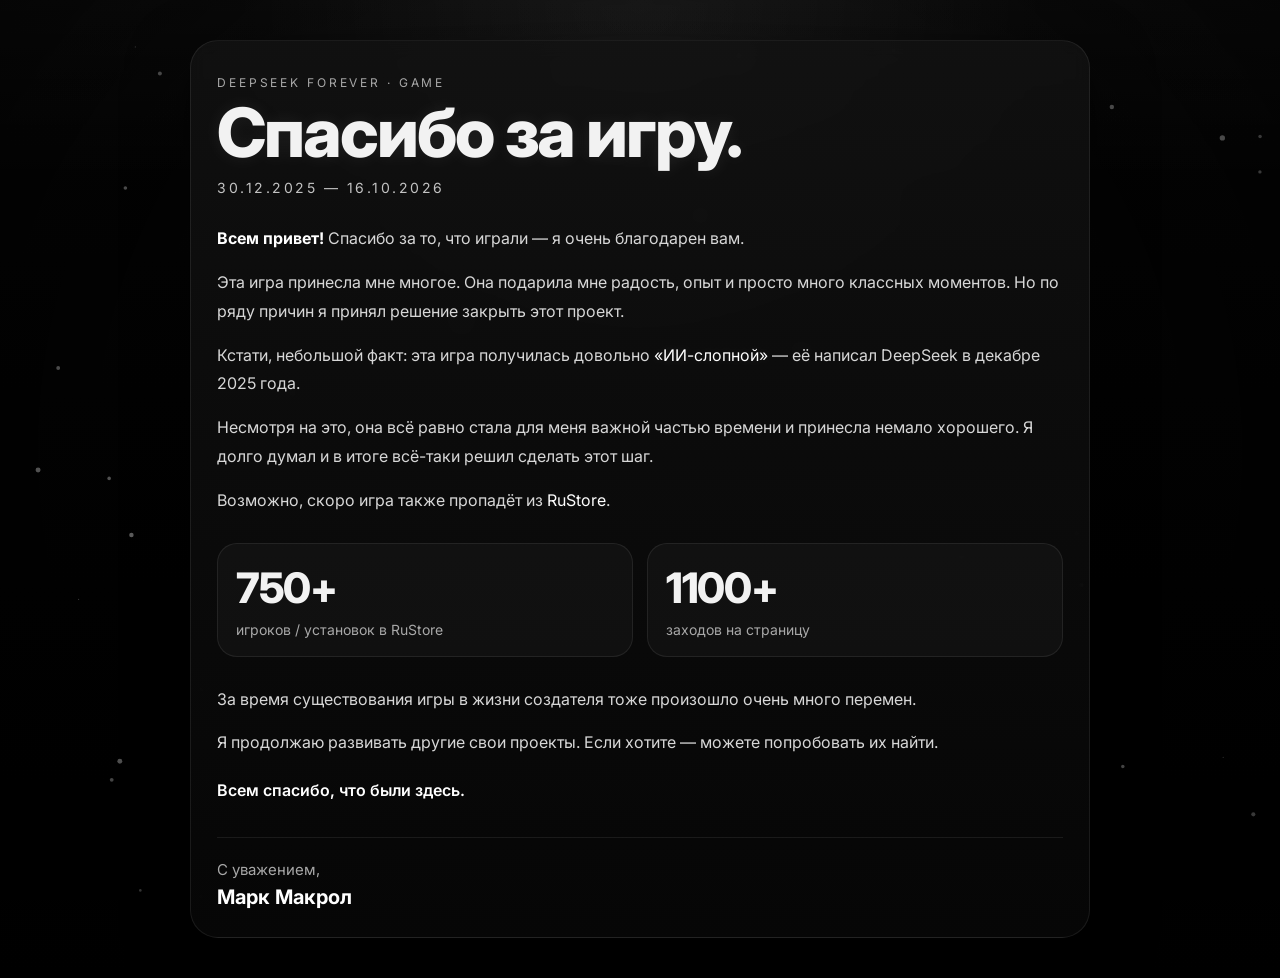
<file: index.html>
<!DOCTYPE html>
<html lang="ru">
<head>
  <meta charset="UTF-8" />
  <meta name="viewport" content="width=device-width, initial-scale=1.0" />
  <title>Спасибо за игру</title>
  <meta name="description" content="Прощальная страница игры DeepseekForever/game" />
  <link rel="preconnect" href="https://fonts.googleapis.com">
  <link rel="preconnect" href="https://fonts.gstatic.com" crossorigin>
  <link href="https://fonts.googleapis.com/css2?family=Inter:wght@400;500;700;800&display=swap" rel="stylesheet">
  <link rel="stylesheet" href="style.css" />
</head>
<body>
  <canvas id="snow"></canvas>
  <div class="vignette"></div>
  <main class="page">
    <section class="panel">
      <p class="eyebrow">DEEPSEEK FOREVER · GAME</p>
      <h1>Спасибо за игру.</h1>
      <p class="dates">30.12.2025 — 16.10.2026</p>

      <div class="message">
        <p><strong>Всем привет!</strong> Спасибо за то, что играли — я очень благодарен вам.</p>

        <p>Эта игра принесла мне многое. Она подарила мне радость, опыт и просто много классных моментов. Но по ряду причин я принял решение закрыть этот проект.</p>

        <p>Кстати, небольшой факт: эта игра получилась довольно <span class="accent">«ИИ-слопной»</span> — её написал DeepSeek в декабре 2025 года.</p>

        <p>Несмотря на это, она всё равно стала для меня важной частью времени и принесла немало хорошего. Я долго думал и в итоге всё-таки решил сделать этот шаг.</p>

        <p>Возможно, скоро игра также пропадёт из <span class="accent">RuStore</span>.</p>
      </div>

      <div class="stats">
        <div class="stat">
          <span class="stat-value">750+</span>
          <span class="stat-label">игроков / установок в RuStore</span>
        </div>
        <div class="stat">
          <span class="stat-value">1100+</span>
          <span class="stat-label">заходов на страницу</span>
        </div>
      </div>

      <div class="message message-last">
        <p>За время существования игры в жизни создателя тоже произошло очень много перемен.</p>
        <p>Я продолжаю развивать другие свои проекты. Если хотите — можете попробовать их найти.</p>
        <p class="thanks">Всем спасибо, что были здесь.</p>
      </div>

      <footer class="signature">
        <span>С уважением,</span>
        <strong>Марк Макрол</strong>
      </footer>
    </section>
  </main>

  <script src="script.js"></script>
</body>
</html>
</file>
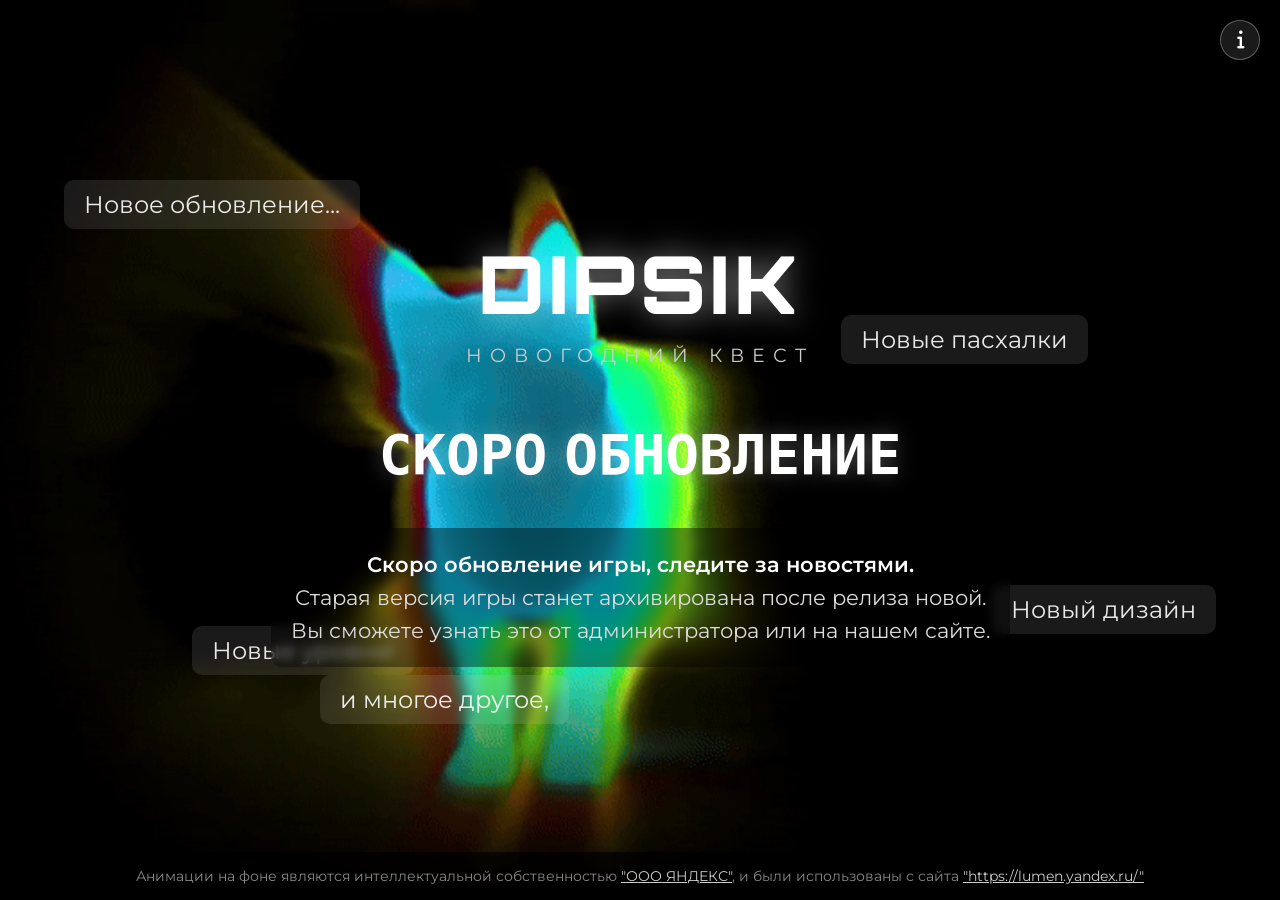
<file: updatesoon.html>
<!DOCTYPE html>
<html lang="ru">
<head>
    <meta charset="UTF-8">
    <meta name="viewport" content="width=device-width, initial-scale=1.0">
    <title>Скоро обновление | DIPSIK</title>
    <link rel="stylesheet" href="https://cdnjs.cloudflare.com/ajax/libs/font-awesome/6.4.0/css/all.min.css">
    <link href="https://fonts.googleapis.com/css2?family=Montserrat:wght@300;400;600;700;800&family=Orbitron:wght@400;500;700&display=swap" rel="stylesheet">
    <style>
        /* ВОТ ТОЧНО БЕЗ ФОНА */
        * {
            margin: 0;
            padding: 0;
            box-sizing: border-box;
        }
        
        html, body {
            width: 100%;
            height: 100%;
            overflow: hidden;
            /* ВОТ ТУТ ФОНА НЕТ! */
            color: #ffffff;
            font-family: 'Montserrat', sans-serif;
        }
        
        /* ВИДЕО ФОН - ЕДИНСТВЕННЫЙ ФОН */
        #video-bg {
            position: fixed;
            top: 0;
            left: 0;
            width: 100%;
            height: 100%;
            object-fit: cover;
            z-index: -1;
        }
        
        /* ТЕКСТ НА ВИДЕО */
        .content {
            position: relative;
            height: 100vh;
            display: flex;
            flex-direction: column;
            justify-content: center;
            align-items: center;
            text-align: center;
            padding: 20px;
        }
        
        .logo {
            font-family: 'Orbitron', monospace;
            font-size: 5rem;
            font-weight: 900;
            color: white;
            text-shadow: 0 0 30px rgba(255, 255, 255, 0.5);
            margin-bottom: 10px;
            letter-spacing: 5px;
        }
        
        .subtitle {
            color: #ccc;
            letter-spacing: 8px;
            margin-bottom: 50px;
            font-size: 1.2rem;
        }
        
        .title {
            font-family: 'Orbitron', monospace;
            font-size: 3.5rem;
            color: white;
            text-shadow: 0 0 20px rgba(255, 255, 255, 0.3);
            margin-bottom: 40px;
            text-transform: uppercase;
        }
        
        .text {
            max-width: 800px;
            color: #ddd;
            font-size: 1.3rem;
            line-height: 1.6;
            background: rgba(0, 0, 0, 0.4);
            padding: 20px;
            border-radius: 10px;
            backdrop-filter: blur(5px);
        }
        
        .highlight {
            color: white;
            font-weight: 600;
        }
        
        /* ПЛАВАЮЩИЕ ТЕКСТЫ */
        .floating {
            position: fixed;
            font-size: 1.5rem;
            color: rgba(255, 255, 255, 0.9);
            background: rgba(255, 255, 255, 0.1);
            padding: 10px 20px;
            border-radius: 10px;
            backdrop-filter: blur(5px);
            animation: float 20s linear infinite;
            pointer-events: none;
        }
        
        @keyframes float {
            0%, 100% { opacity: 0; transform: translateY(20px); }
            10% { opacity: 1; transform: translateY(0); }
            20% { transform: translateY(-10px); }
            30% { transform: translateY(-20px); }
            40% { transform: translateY(-30px); }
            50% { opacity: 0.8; transform: translateY(-40px); }
            60% { opacity: 0.6; transform: translateY(-50px); }
            70% { opacity: 0.4; transform: translateY(-60px); }
            80% { opacity: 0.2; transform: translateY(-70px); }
            90% { opacity: 0.1; transform: translateY(-80px); }
        }
        
        /* ФУТЕР */
        .footer {
            position: fixed;
            bottom: 0;
            width: 100%;
            padding: 15px;
            text-align: center;
            color: #888;
            font-size: 0.9rem;
            background: rgba(0, 0, 0, 0.7);
        }
        
        /* КНОПКА */
        .info-btn {
            position: fixed;
            top: 20px;
            right: 20px;
            width: 40px;
            height: 40px;
            background: rgba(255, 255, 255, 0.1);
            border: 1px solid rgba(255, 255, 255, 0.3);
            border-radius: 50%;
            color: white;
            display: flex;
            align-items: center;
            justify-content: center;
            cursor: pointer;
            font-size: 1.2rem;
        }
    </style>
</head>
<body>
    <!-- ВИДЕО - ЕДИНСТВЕННЫЙ ФОН -->
    <video id="video-bg" autoplay loop muted playsinline>
        <!-- Загрузится через JS -->
    </video>
    
    <!-- ПЛАВАЮЩИЕ ТЕКСТЫ -->
    <div class="floating" style="top: 20%; left: 5%; animation-delay: 0s;">Новое обновление...</div>
    <div class="floating" style="top: 65%; right: 5%; animation-delay: 4s;">Новый дизайн</div>
    <div class="floating" style="bottom: 25%; left: 15%; animation-delay: 8s;">Новые уровни</div>
    <div class="floating" style="top: 35%; right: 15%; animation-delay: 12s;">Новые пасхалки</div>
    <div class="floating" style="top: 75%; left: 25%; animation-delay: 16s;">и многое другое,</div>
    
    <!-- КНОПКА -->
    <div class="info-btn" onclick="showModal()">
        <i class="fas fa-info"></i>
    </div>
    
    <!-- КОНТЕНТ -->
    <div class="content">
        <div class="logo">DIPSIK</div>
        <div class="subtitle">НОВОГОДНИЙ КВЕСТ</div>
        
        <h1 class="title">СКОРО ОБНОВЛЕНИЕ</h1>
        
        <div class="text">
            <span class="highlight">Скоро обновление игры, следите за новостями.</span><br>
            Старая версия игры станет архивирована после релиза новой.<br>
            Вы сможете узнать это от администратора или на нашем сайте.
        </div>
    </div>
    
    <!-- ФУТЕР -->
    <div class="footer">
        Анимации на фоне являются интеллектуальной собственностью 
        <a href="#" onclick="showModal(); return false;" style="color: #ccc;">"ООО ЯНДЕКС"</a>, 
        и были использованы с сайта <a href="https://lumen.yandex.ru/" target="_blank" style="color: #ccc;">"https://lumen.yandex.ru/"</a>
    </div>

    <script>
        // ПРОСТОЙ КОД
        window.onload = function() {
            const video = document.getElementById('video-bg');
            const isMobile = /Android|webOS|iPhone|iPad|iPod|BlackBerry|IEMobile|Opera Mini/i.test(navigator.userAgent);
            
            // Пробуем видео
            video.src = isMobile ? 'anim_mobile.mp4' : 'anim_pc.mp4';
            
            // Если видео не работает - пробуем GIF
            video.onerror = function() {
                console.log('Видео не загрузилось, пробуем GIF');
                // Меняем видео на img
                const img = document.createElement('img');
                img.src = isMobile ? 'anim_mobile.gif' : 'anim_pc.gif';
                img.style.cssText = 'position: fixed; top: 0; left: 0; width: 100%; height: 100%; object-fit: cover; z-index: -1;';
                document.body.appendChild(img);
                video.remove();
            };
            
            // Запуск по клику если не запустилось
            document.addEventListener('click', function() {
                if (video.paused) {
                    video.play();
                }
            });
        };
        
        function showModal() {
            const links = [
                {name: 'GitHub проекта', url: 'https://github.com/deepseekforever/game'},
                {name: 'Играть сейчас', url: 'https://deepseekforever.github.io/game/'}
            ];
            
            let html = '<div style="position: fixed; top: 0; left: 0; width: 100%; height: 100%; background: rgba(0,0,0,0.9); display: flex; align-items: center; justify-content: center; z-index: 1000;">';
            html += '<div style="background: #222; padding: 30px; border-radius: 10px; max-width: 400px; width: 90%;">';
            html += '<h3 style="color: white; margin-bottom: 20px; text-align: center;">Ссылки</h3>';
            
            links.forEach(link => {
                html += `<a href="${link.url}" target="_blank" style="display: block; padding: 15px; background: #333; color: #ccc; text-decoration: none; margin: 10px 0; text-align: center; border-radius: 5px;">${link.name}</a>`;
            });
            
            html += '<button onclick="this.parentElement.parentElement.remove()" style="margin-top: 20px; padding: 10px; width: 100%; background: #444; color: white; border: none; border-radius: 5px; cursor: pointer;">Закрыть</button>';
            html += '</div></div>';
            
            const modal = document.createElement('div');
            modal.innerHTML = html;
            document.body.appendChild(modal);
        }
    </script>
</body>
</html>
</file>
<file: style.css>
:root {
  --bg: #040404;
  --bg-2: #0a0a0a;
  --panel: rgba(15, 15, 15, 0.74);
  --border: rgba(255,255,255,0.08);
  --text: #f2f2f2;
  --muted: #a8a8a8;
  --soft: #d7d7d7;
  --accent: #ffffff;
  --shadow: 0 20px 60px rgba(0,0,0,0.5);
}

* {
  box-sizing: border-box;
}

html, body {
  margin: 0;
  min-height: 100%;
  background:
    radial-gradient(circle at top, rgba(255,255,255,0.06), transparent 35%),
    linear-gradient(180deg, #060606 0%, #030303 40%, #000000 100%);
  color: var(--text);
  font-family: 'Inter', system-ui, -apple-system, BlinkMacSystemFont, 'Segoe UI', sans-serif;
}

body {
  overflow-x: hidden;
}

#snow {
  position: fixed;
  inset: 0;
  width: 100%;
  height: 100%;
  pointer-events: none;
  z-index: 0;
  opacity: 0.72;
}

.vignette {
  position: fixed;
  inset: 0;
  background:
    radial-gradient(circle at center, transparent 0%, transparent 45%, rgba(0,0,0,0.28) 72%, rgba(0,0,0,0.6) 100%),
    linear-gradient(180deg, rgba(255,255,255,0.03), transparent 20%);
  pointer-events: none;
  z-index: 0;
}

.page {
  position: relative;
  z-index: 1;
  min-height: 100vh;
  display: flex;
  align-items: center;
  justify-content: center;
  padding: 40px 18px;
}

.panel {
  width: min(900px, 100%);
  border: 1px solid var(--border);
  background: linear-gradient(180deg, rgba(18,18,18,0.85), rgba(7,7,7,0.86));
  border-radius: 28px;
  padding: 34px 26px 28px;
  box-shadow: var(--shadow);
  backdrop-filter: blur(10px);
  animation: fadeUp 1.7s ease both;
}

.eyebrow {
  margin: 0 0 10px;
  color: var(--muted);
  letter-spacing: 0.24em;
  text-transform: uppercase;
  font-size: 12px;
}

h1 {
  margin: 0;
  font-size: clamp(34px, 6vw, 68px);
  line-height: 0.96;
  font-weight: 800;
  letter-spacing: -0.03em;
  text-shadow: 0 0 18px rgba(255,255,255,0.08);
}

.dates {
  margin: 14px 0 28px;
  color: #c3c3c3;
  font-size: 14px;
  letter-spacing: 0.18em;
  text-transform: uppercase;
}

.message {
  display: grid;
  gap: 15px;
}

.message p {
  margin: 0;
  color: var(--soft);
  line-height: 1.8;
  font-size: 16px;
}

.message strong {
  color: #fff;
}

.accent {
  color: #fff;
  text-shadow: 0 0 12px rgba(255,255,255,0.14);
}

.stats {
  display: grid;
  grid-template-columns: repeat(2, minmax(0, 1fr));
  gap: 14px;
  margin: 28px 0;
}

.stat {
  border: 1px solid rgba(255,255,255,0.08);
  border-radius: 20px;
  padding: 18px 18px 16px;
  background: rgba(255,255,255,0.03);
}

.stat-value {
  display: block;
  font-size: clamp(28px, 5vw, 42px);
  font-weight: 800;
  letter-spacing: -0.03em;
}

.stat-label {
  display: block;
  margin-top: 6px;
  color: var(--muted);
  line-height: 1.5;
  font-size: 14px;
}

.message-last {
  margin-top: 8px;
}

.thanks {
  margin-top: 4px !important;
  color: #ffffff !important;
  font-weight: 600;
}

.signature {
  margin-top: 32px;
  padding-top: 22px;
  border-top: 1px solid rgba(255,255,255,0.08);
  display: flex;
  flex-direction: column;
  gap: 6px;
  color: var(--muted);
  font-size: 15px;
}

.signature strong {
  color: #fff;
  font-size: 20px;
}

@keyframes fadeUp {
  from {
    opacity: 0;
    transform: translateY(18px);
  }
  to {
    opacity: 1;
    transform: translateY(0);
  }
}

@media (max-width: 700px) {
  .panel {
    padding: 26px 18px 22px;
    border-radius: 24px;
  }

  .stats {
    grid-template-columns: 1fr;
  }

  .message p {
    font-size: 15px;
    line-height: 1.72;
  }

  .dates,
  .eyebrow {
    letter-spacing: 0.14em;
  }
}
</file>
